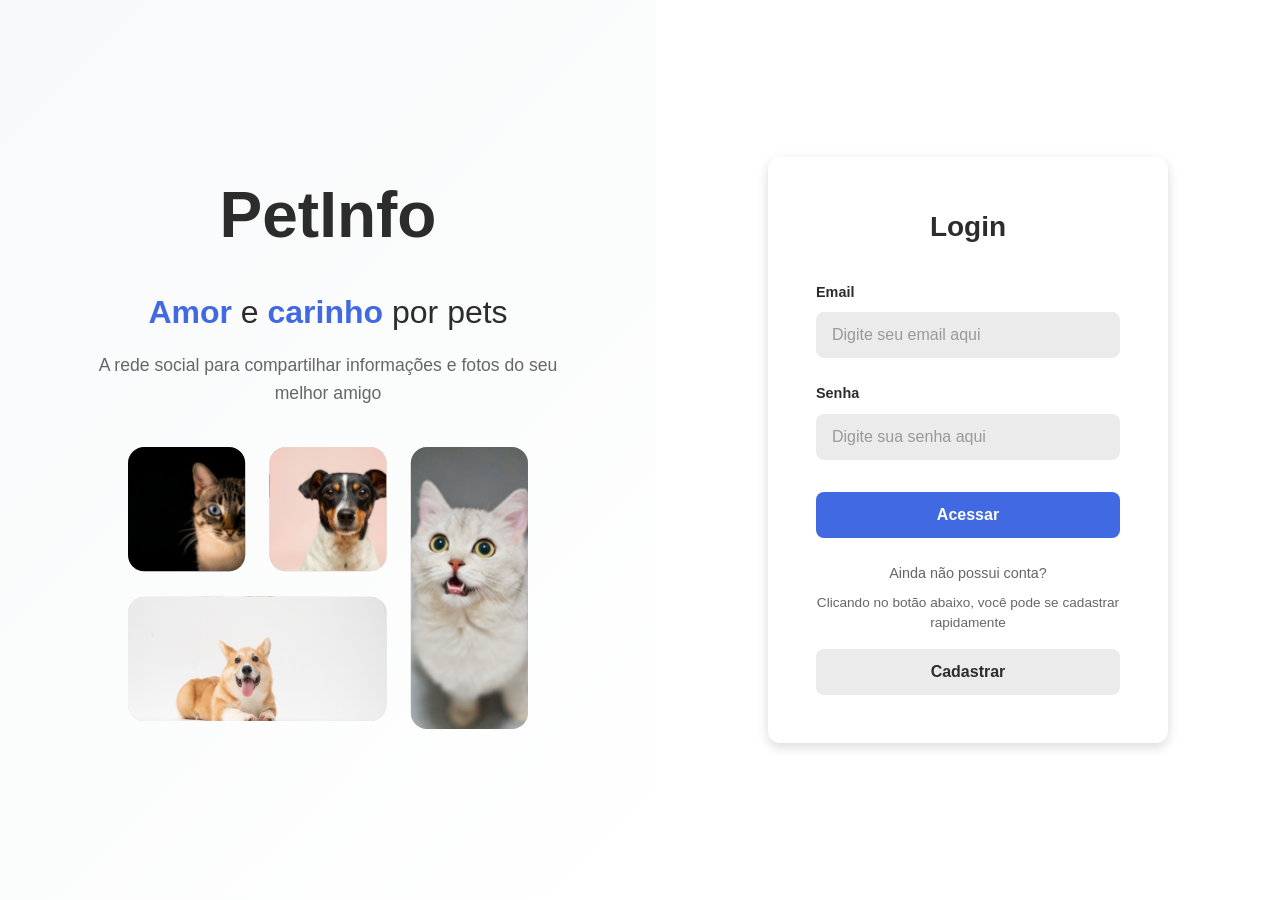
<file: index.html>
<!DOCTYPE html>
<html lang="pt-BR">
  <head>
    <meta charset="UTF-8" />
    <meta name="viewport" content="width=device-width, initial-scale=1.0" />
    <title>Login - Petinfo</title>
    <link rel="stylesheet" href="styles.css" />
  </head>
  <body>
    <div id="toast-container" class="toast-container"></div>

    <main class="auth-page-split">
      <div class="auth-branding">
        <div class="auth-branding-content">
          <h1 class="brand-title">PetInfo</h1>
          <h2 class="tagline">
            <span class="highlight">Amor</span> e <span class="highlight">carinho</span> por pets
          </h2>
          <p class="description">
            A rede social para compartilhar informações e fotos do seu melhor amigo
          </p>
          <div class="auth-illustration">
            <img src="public/img-login.svg" alt="Ilustração de pets" class="auth-svg" />
          </div>
        </div>
      </div>

      <div class="auth-forms">
        <div class="auth-container" id="authContainer">
          <div id="loginForm">
            <h1 class="auth-title">Login</h1>
            <form onsubmit="handleLogin(event)" novalidate>
              <div class="form-group">
                <label for="loginEmail" class="form-label">Email</label>
                <input
                  type="email"
                  id="loginEmail"
                  class="form-input"
                  placeholder="Digite seu email aqui"
                  required
                  autocomplete="email"
                  aria-required="true"
                />
              </div>

              <div class="form-group">
                <label for="loginPassword" class="form-label">Senha</label>
                <input
                  type="password"
                  id="loginPassword"
                  class="form-input"
                  placeholder="Digite sua senha aqui"
                  required
                  autocomplete="current-password"
                  aria-required="true"
                />
              </div>

              <div class="form-actions">
                <button type="submit" class="btn btn-primary">Acessar</button>
              </div>
            </form>

            <div class="auth-switch">
              <p class="auth-switch-text">Ainda não possui conta?</p>
              <p class="auth-switch-description">
                Clicando no botão abaixo, você pode se cadastrar rapidamente
              </p>
              <button class="btn btn-secondary" onclick="showRegisterForm()">Cadastrar</button>
            </div>
          </div>

          <div id="registerForm" style="display: none">
            <h1 class="auth-title">Cadastro</h1>
            <form onsubmit="handleRegister(event)" novalidate>
              <div class="form-group">
                <label for="username" class="form-label">Usuário</label>
                <input
                  type="text"
                  id="username"
                  class="form-input"
                  placeholder="Digite seu username aqui"
                  required
                  autocomplete="username"
                  aria-required="true"
                />
              </div>

              <div class="form-group">
                <label for="registerEmail" class="form-label">Email</label>
                <input
                  type="email"
                  id="registerEmail"
                  class="form-input"
                  placeholder="Digite seu email aqui"
                  required
                  autocomplete="email"
                  aria-required="true"
                />
              </div>

              <div class="form-group">
                <label for="profilePhoto" class="form-label"
                  >Link da foto de perfil (Opcional)</label
                >
                <input
                  type="text"
                  id="profilePhoto"
                  class="form-input"
                  placeholder="Cole o link (URL) da imagem aqui"
                  aria-label="Link da foto de perfil"
                />
                <small
                  style="
                    color: var(--text-gray);
                    font-size: 0.85rem;
                    display: block;
                    margin-top: 0.25rem;
                  "
                  >Se deixar em branco, usará o avatar padrão.</small
                >
              </div>
              <div class="form-group">
                <label for="registerPassword" class="form-label">Senha</label>
                <input
                  type="password"
                  id="registerPassword"
                  class="form-input"
                  placeholder="Digite sua senha aqui"
                  required
                  autocomplete="new-password"
                  aria-required="true"
                  minlength="6"
                />
                <small
                  style="
                    color: var(--text-gray);
                    font-size: 0.85rem;
                    display: block;
                    margin-top: 0.25rem;
                  "
                  >Mínimo de 6 caracteres</small
                >
              </div>

              <div class="form-actions">
                <button type="submit" class="btn btn-primary">Cadastrar</button>
              </div>
            </form>

            <div class="auth-switch">
              <p class="auth-switch-text">Já possui uma conta?</p>
              <button class="btn btn-secondary" onclick="showLoginForm()">
                Voltar para o login
              </button>
            </div>
          </div>
        </div>
      </div>
    </main>

    <script src="app.js"></script>
    <script>
      document.addEventListener("DOMContentLoaded", () => {
        const shouldRegister = getUrlParameter("register");
        if (shouldRegister === "true") showRegisterForm();
      });

      function showRegisterForm() {
        document.getElementById("loginForm").style.display = "none";
        document.getElementById("registerForm").style.display = "block";
        const url = new URL(window.location);
        url.searchParams.set("register", "true");
        window.history.pushState({}, "", url);
      }

      function showLoginForm() {
        document.getElementById("registerForm").style.display = "none";
        document.getElementById("loginForm").style.display = "block";
        const url = new URL(window.location);
        url.searchParams.delete("register");
        window.history.pushState({}, "", url);
      }
    </script>
  </body>
</html>
</file>
<file: styles.css>
* {
  margin: 0;
  padding: 0;
  box-sizing: border-box;
}

:root {
  --primary-color: #4169e1;
  --primary-hover: #3557c5;
  --text-dark: #2c2c2c;
  --text-gray: #666666;
  --bg-light: #f5f5ff;
  --bg-input: #ebebeb;
  --white: #ffffff;
  --border-radius: 8px;
  --shadow: 0 2px 8px rgba(0, 0, 0, 0.1);
  --shadow-hover: 0 4px 12px rgba(0, 0, 0, 0.15);
}

body {
  font-family: -apple-system, BlinkMacSystemFont, "Segoe UI", Roboto, Oxygen, Ubuntu, Cantarell, sans-serif;
  color: var(--text-dark);
  background-color: var(--white);
  line-height: 1.6;
  min-height: 100vh;
}

/* Landing Page Styles */
.landing-page {
  min-height: 100vh;
  display: flex;
  align-items: center;
  justify-content: center;
  padding: 2rem 1rem;
  background: linear-gradient(135deg, #f8f9fa 0%, #ffffff 100%);
}

.landing-container {
  max-width: 600px;
  width: 100%;
}

.landing-content {
  text-align: center;
}

.brand-title {
  font-size: 3rem;
  font-weight: 700;
  color: var(--text-dark);
  margin-bottom: 1.5rem;
}

.tagline {
  font-size: 1.5rem;
  font-weight: 400;
  color: var(--text-dark);
  margin-bottom: 1rem;
  line-height: 1.4;
}

.tagline .highlight {
  color: var(--primary-color);
  font-weight: 600;
}

.description {
  font-size: 1rem;
  color: var(--text-gray);
  margin-bottom: 2.5rem;
}

.pet-gallery {
  display: grid;
  grid-template-columns: repeat(2, 1fr);
  gap: 1rem;
  margin-bottom: 2.5rem;
  max-width: 400px;
  margin-left: auto;
  margin-right: auto;
}

.pet-image {
  border-radius: var(--border-radius);
  overflow: hidden;
  aspect-ratio: 1;
  box-shadow: var(--shadow);
  transition: transform 0.3s ease, box-shadow 0.3s ease;
}

.pet-image:hover {
  transform: translateY(-4px);
  box-shadow: var(--shadow-hover);
}

.pet-image img {
  width: 100%;
  height: 100%;
  object-fit: cover;
  display: block;
}

.pet-image-3 {
  grid-column: span 2;
}

.cta-buttons {
  display: flex;
  flex-direction: column;
  gap: 1rem;
  max-width: 300px;
  margin: 0 auto;
}

/* Button Styles */
.btn {
  padding: 0.875rem 2rem;
  font-size: 1rem;
  font-weight: 600;
  border: none;
  border-radius: var(--border-radius);
  cursor: pointer;
  transition: all 0.3s ease;
  width: 100%;
  text-align: center;
}

.btn:focus {
  outline: 2px solid var(--primary-color);
  outline-offset: 2px;
}

.btn-primary {
  background-color: var(--primary-color);
  color: var(--white);
}

.btn-primary:hover {
  background-color: var(--primary-hover);
  transform: translateY(-2px);
  box-shadow: var(--shadow-hover);
}

.btn-secondary {
  background-color: var(--bg-input);
  color: var(--text-dark);
}

.btn-secondary:hover {
  background-color: #dcdcdc;
  transform: translateY(-2px);
  box-shadow: var(--shadow);
}

/* Added split layout for login page with side-by-side design */
.auth-page-split {
  min-height: 100vh;
  display: flex;
  background-color: var(--white);
}

.auth-branding {
  flex: 1;
  display: flex;
  align-items: center;
  justify-content: center;
  padding: 3rem 2rem;
  background: linear-gradient(135deg, #f8f9fa 0%, #ffffff 100%);
}

.auth-branding-content {
  max-width: 500px;
  text-align: center;
}

.auth-illustration {
  margin-top: 2rem;
  max-width: 100%;
}

.auth-svg {
  width: 100%;
  max-width: 400px;
  height: auto;
}

.auth-forms {
  flex: 1;
  display: flex;
  align-items: center;
  justify-content: center;
  padding: 2rem 1rem;
  background-color: var(--white);
}

/* Form Styles */
.auth-page {
  min-height: 100vh;
  display: flex;
  align-items: center;
  justify-content: center;
  padding: 2rem 1rem;
  background: linear-gradient(135deg, #f8f9fa 0%, #ffffff 100%);
}

.auth-container {
  background: var(--white);
  padding: 2.5rem;
  border-radius: 12px;
  box-shadow: var(--shadow-hover);
  max-width: 400px;
  width: 100%;
}

.auth-title {
  font-size: 1.75rem;
  font-weight: 600;
  text-align: center;
  margin-bottom: 2rem;
  color: var(--text-dark);
}

.form-group {
  margin-bottom: 1.5rem;
}

.form-label {
  display: block;
  font-size: 0.9rem;
  font-weight: 600;
  color: var(--text-dark);
  margin-bottom: 0.5rem;
}

.form-input {
  width: 100%;
  padding: 0.875rem 1rem;
  font-size: 1rem;
  border: none;
  border-radius: var(--border-radius);
  background-color: var(--bg-input);
  color: var(--text-dark);
  transition: background-color 0.3s ease;
}

.form-input:focus {
  outline: 2px solid var(--primary-color);
  outline-offset: 2px;
  background-color: #e5e5e5;
}

.form-input::placeholder {
  color: #999999;
}

.form-actions {
  display: flex;
  flex-direction: column;
  gap: 1rem;
  margin-top: 2rem;
}

.auth-switch {
  text-align: center;
  margin-top: 1.5rem;
}

.auth-switch-text {
  font-size: 0.9rem;
  color: var(--text-gray);
  margin-bottom: 0.5rem;
}

.auth-switch-description {
  font-size: 0.85rem;
  color: var(--text-gray);
  margin-bottom: 1rem;
  line-height: 1.5;
}

/* Feed Styles */
.feed-page {
  min-height: 100vh;
  background-color: var(--bg-light);
}

.feed-header {
  background-color: var(--white);
  padding: 1rem;
  box-shadow: var(--shadow);
  position: sticky;
  top: 0;
  z-index: 100;
}

.feed-header-content {
  display: flex;
  justify-content: space-between;
  align-items: center;
  padding: 0 2rem;
}

.feed-brand {
  font-size: 1.5rem;
  font-weight: 700;
  color: var(--primary-color);
}

.feed-user {
  display: flex;
  align-items: center;
  gap: 0.75rem;
}

.feed-avatar {
  width: 40px;
  height: 40px;
  border-radius: 50%;
  object-fit: cover;
  border: 2px solid var(--primary-color);
}

.feed-username {
  font-weight: 600;
  color: var(--text-dark);
}

/* Updated logout button with icon and better spacing */
.logout-btn {
  display: flex;
  align-items: center;
  gap: 0.5rem;
  background-color: var(--bg-input);
  border: none;
  color: var(--text-dark);
  cursor: pointer;
  padding: 0.625rem 1rem;
  font-size: 0.9rem;
  font-weight: 600;
  border-radius: var(--border-radius);
  transition: all 0.2s ease;
  margin-left: 1rem;
}

.logout-btn:hover {
  background-color: #dcdcdc;
  color: var(--primary-color);
}

.logout-btn svg {
  width: 18px;
  height: 18px;
}

.feed-container {
  max-width: 600px;
  margin: 0 auto;
  padding: 1.5rem 1rem;
}

.create-post-card {
  background-color: var(--white);
  padding: 1.5rem;
  border-radius: var(--border-radius);
  box-shadow: var(--shadow);
  margin-bottom: 1.5rem;
}

.create-post-title {
  font-size: 1.1rem;
  font-weight: 600;
  margin-bottom: 1rem;
  color: var(--text-dark);
}

.post-textarea {
  width: 100%;
  min-height: 100px;
  padding: 0.875rem;
  font-size: 1rem;
  border: 1px solid #dcdcdc;
  border-radius: var(--border-radius);
  background-color: var(--bg-light);
  color: var(--text-dark);
  resize: vertical;
  font-family: inherit;
  line-height: 1.5;
}

.post-textarea:focus {
  outline: 2px solid var(--primary-color);
  outline-offset: 2px;
  background-color: var(--white);
}

.post-actions {
  display: flex;
  gap: 0.75rem;
  margin-top: 1rem;
}

.btn-post {
  flex: 1;
  padding: 0.75rem;
  font-size: 0.95rem;
}
/* Em styles.css */

.post-delete-btn {
  background: none;
  border: none;
  outline: none;
  cursor: pointer;
  color: var(--text-gray);
  padding: 0.25rem;
  border-radius: 50%;
  display: flex;
  align-items: center;
  justify-content: center;
}

.post-delete-btn:hover {
  color: #ef4444;
  background-color: #fee;
}

.feed-posts {
  display: flex;
  flex-direction: column;
  gap: 1.5rem;
}

/* Updated post card styles */
.post-card {
  background-color: var(--white);
  border-radius: var(--border-radius);
  box-shadow: var(--shadow);
  overflow: hidden;
  padding: 1rem;
}

.post-header {
  display: flex;
  align-items: center;
  gap: 0.75rem;
  margin-bottom: 1rem;
}

.post-avatar {
  width: 48px;
  height: 48px;
  border-radius: 50%;
  object-fit: cover;
  border: 2px solid var(--primary-color);
}

.post-user-info {
  flex: 1;
}

.post-username {
  font-weight: 600;
  color: var(--text-dark);
  display: block;
  font-size: 0.95rem;
}

.post-date {
  font-size: 0.85rem;
  color: var(--text-gray);
}

.post-text {
  color: var(--text-dark);
  line-height: 1.6;
  margin-bottom: 1rem;
  white-space: pre-wrap;
  word-wrap: break-word;
}

.post-image {
  width: 100%;
  max-height: 500px;
  object-fit: cover;
  border-radius: var(--border-radius);
  margin-bottom: 1rem;
}

/* Enhanced post action buttons with better icon styling */
.post-actions {
  display: flex;
  gap: 0.5rem;
  padding-top: 0.75rem;
  border-top: 1px solid var(--bg-light);
}

/* --- MODIFICAÇÃO AQUI --- */
.post-action-btn {
  display: flex;
  align-items: center;
  gap: 0.5rem;
  background: none;
  border: none;
  color: #333; /* Cor padrão escura, como na imagem */
  cursor: pointer;
  padding: 0.5rem 0.75rem;
  border-radius: var(--border-radius);
  transition: all 0.2s ease;
  font-size: 0.9rem;
  font-weight: 500;
}

.post-action-btn:hover {
  color: var(--primary-color);
  background-color: rgba(65, 105, 225, 0.08);
}

/* --- MODIFICAÇÃO AQUI --- */
.post-action-btn svg {
  width: 22px;
  height: 22px;
  fill: currentColor; /* PREENCHE o ícone com a cor do botão */
  /* stroke-width: 2; FOI REMOVIDO */
}

/* --- REGRAS NOVAS E MODIFICADAS ABAIXO --- */

/* Regra antiga .post-action-btn.active removida */

/* Cor especial para o botão de LIKE ativo (vermelho) */
.post-action-btn[onclick*="toggleLike"].active {
  color: #e74c3c;
}

/* Cor para os OUTROS botões ativos (azul) */
.post-action-btn[onclick*="toggleComments"].active,
.post-action-btn[onclick*="toggleRepost"].active,
.post-action-btn[onclick*="toggleBookmark"].active {
  color: var(--primary-color);
}

/* Regra antiga .post-action-btn.active svg removida (agora é desnecessária) */

/* --- FIM DAS MODIFICAÇÕES --- */

/* Comments section styles */
.post-comments {
  margin-top: 1rem;
  padding-top: 1rem;
  border-top: 1px solid var(--bg-light);
}

.comments-list {
  margin-bottom: 1rem;
}

.comment {
  padding: 0.75rem;
  background-color: var(--bg-light);
  border-radius: var(--border-radius);
  margin-bottom: 0.5rem;
  font-size: 0.9rem;
}

.comment strong {
  color: var(--text-dark);
  margin-right: 0.5rem;
}

.comment-form {
  display: flex;
  gap: 0.5rem;
}

.comment-input {
  flex: 1;
  padding: 0.75rem;
  border: 1px solid #dcdcdc;
  border-radius: var(--border-radius);
  font-size: 0.9rem;
  background-color: var(--bg-light);
}

.comment-input:focus {
  outline: 2px solid var(--primary-color);
  outline-offset: 2px;
  background-color: var(--white);
}

.btn-comment {
  padding: 0.75rem 1.5rem;
  background-color: var(--primary-color);
  color: var(--white);
  border: none;
  border-radius: var(--border-radius);
  cursor: pointer;
  font-weight: 600;
  transition: background-color 0.2s ease;
}

.btn-comment:hover {
  background-color: var(--primary-hover);
}

.no-posts {
  text-align: center;
  padding: 3rem 1rem;
  color: var(--text-gray);
  font-size: 1.1rem;
}

/* Added toast notification styles */
.toast-container {
  position: fixed;
  top: 20px;
  right: 20px;
  z-index: 9999;
  display: flex;
  flex-direction: column;
  gap: 10px;
}

.toast {
  background-color: var(--text-dark);
  color: var(--white);
  padding: 1rem 1.5rem;
  border-radius: var(--border-radius);
  box-shadow: 0 4px 12px rgba(0, 0, 0, 0.3);
  min-width: 250px;
  max-width: 400px;
  opacity: 0;
  transform: translateX(400px);
  transition: all 0.3s ease;
  font-size: 0.9rem;
  font-weight: 500;
}

.toast.show {
  opacity: 1;
  transform: translateX(0);
}

.toast-success {
  background-color: #10b981;
}

.toast-error {
  background-color: #ef4444;
}

.toast-info {
  background-color: var(--primary-color);
}

/* Added two-column layout for feed with suggestions sidebar */
.feed-main-layout {
  display: flex;
  gap: 2rem;
  max-width: 1200px;
  margin: 0 auto;
  padding: 1.5rem 1rem;
}

.feed-container {
  flex: 1;
  max-width: 600px;
  margin: 0;
  padding: 0;
}

/* Suggestions sidebar styles */
/* Increased spacing for suggestions sidebar */
.suggestions-sidebar {
  width: 420px; /* <-- ESTA É A LINHA ALTERADA (de 380px) */
  flex-shrink: 0;
  margin-left: 2rem;
}

.suggestions-card {
  background-color: var(--white);
  border-radius: var(--border-radius);
  box-shadow: var(--shadow);
  padding: 1.5rem;
  margin-bottom: 1.5rem;
  position: sticky;
  top: 80px;
}

.suggestions-title {
  font-size: 1.1rem;
  font-weight: 600;
  color: var(--text-dark);
  margin-bottom: 1.25rem;
  padding-bottom: 0.75rem;
  border-bottom: 2px solid var(--bg-light);
}

.suggestion-item {
  display: flex;
  align-items: center;
  gap: 0.75rem;
  padding: 0.75rem 0;
  border-bottom: 1px solid var(--bg-light);
}

.suggestion-item:last-child {
  border-bottom: none;
}

.suggestion-avatar {
  width: 48px;
  height: 48px;
  border-radius: 50%;
  object-fit: cover;
  flex-shrink: 0;
}

.suggestion-info {
  flex: 1;
  min-width: 0;
}

.suggestion-username {
  display: block;
  font-weight: 600;
  color: var(--text-dark);
  font-size: 0.9rem;
  margin-bottom: 0.25rem;
}

.suggestion-bio {
  display: block;
  font-size: 0.8rem;
  color: var(--text-gray);
  white-space: nowrap;
  overflow: hidden;
  text-overflow: ellipsis;
}

/* Updated follow button with following state */
.btn-follow {
  padding: 0.5rem 1rem;
  background-color: var(--primary-color);
  color: var(--white);
  border: none;
  border-radius: var(--border-radius);
  font-size: 0.85rem;
  font-weight: 600;
  cursor: pointer;
  transition: all 0.2s ease;
  flex-shrink: 0;
}

.btn-follow:hover {
  background-color: var(--primary-hover);
}

.btn-follow.following {
  background-color: #dcdcdc;
  color: var(--text-dark);
  border: 1px solid #dcdcdc;
}

.btn-follow.following:hover {
  background-color: var(--text-dark);
  color: var(--white);
  border-color: var(--black);
}

/* Sample posts in sidebar */
.sample-posts-card {
  max-height: 600px;
  overflow-y: auto;
}

.sample-post {
  padding: 1rem 0;
  border-bottom: 1px solid var(--bg-light);
}

.sample-post:last-child {
  border-bottom: none;
}

.sample-post-header {
  display: flex;
  align-items: center;
  gap: 0.5rem;
  margin-bottom: 0.75rem;
}

.sample-post-avatar {
  width: 32px;
  height: 32px;
  border-radius: 50%;
  object-fit: cover;
}

.sample-post-username {
  font-weight: 600;
  font-size: 0.85rem;
  color: var(--text-dark);
  display: block;
}

.sample-post-time {
  font-size: 0.75rem;
  color: var(--text-gray);
  display: block;
}

.sample-post-text {
  font-size: 0.85rem;
  color: var(--text-dark);
  margin-bottom: 0.75rem;
  line-height: 1.5;
}

.sample-post-image {
  width: 100%;
  border-radius: var(--border-radius);
  margin-bottom: 0.75rem;
}

.sample-post-stats {
  display: flex;
  gap: 1rem;
  font-size: 0.8rem;
  color: var(--text-gray);
}

/* Em styles.css */

/* --- Estilos do Modal de Exclusão --- */
.modal-overlay {
  position: fixed;
  top: 0;
  left: 0;
  width: 100%;
  height: 100%;
  background: rgba(0, 0, 0, 0.6);
  display: flex;
  align-items: center;
  justify-content: center;
  z-index: 1000;
  opacity: 0;
  transition: opacity 0.2s ease;
}

/* Estilo para mostrar o modal */
.modal-overlay.show {
  opacity: 1;
}

.modal-content {
  background: var(--white);
  padding: 2rem;
  border-radius: var(--border-radius);
  box-shadow: var(--shadow-hover);
  max-width: 400px;
  width: 90%;
  text-align: center;
  transform: scale(0.95);
  transition: transform 0.2s ease;
}

.modal-overlay.show .modal-content {
  transform: scale(1);
}

.modal-content h3 {
  font-size: 1.25rem;
  margin-bottom: 1rem;
  color: var(--text-dark);
}

.modal-content p {
  font-size: 0.95rem;
  color: var(--text-gray);
  margin-bottom: 2rem;
}

.modal-actions {
  display: flex;
  gap: 1rem;
}

/* Novo estilo de botão para perigo */
.btn-danger {
  background-color: #ef4444; /* Vermelho */
  color: var(--white);
}

.btn-danger:hover {
  background-color: #dc2626; /* Vermelho escuro */
}

/* Responsive Design */
@media (min-width: 768px) {
  .brand-title {
    font-size: 4rem;
  }

  .tagline {
    font-size: 2rem;
  }

  .description {
    font-size: 1.1rem;
  }

  .pet-gallery {
    max-width: 500px;
    gap: 1.5rem;
  }

  .cta-buttons {
    flex-direction: row;
    max-width: 100%;
  }

  .auth-container {
    padding: 3rem;
  }

  .post-actions {
    justify-content: flex-start;
  }

  .btn-post {
    flex: 0 0 auto;
    min-width: 150px;
  }
}

/* Added responsive behavior for sidebar - hide on mobile */
@media (max-width: 1024px) {
  .suggestions-sidebar {
    width: 100%;
    margin-left: 0;
  }

  .feed-main-layout {
    justify-content: center;
    flex-direction: column;
  }

  .feed-container {
    max-width: 600px;
    width: 100%;
  }
}

@media (max-width: 480px) {
  .brand-title {
    font-size: 2.5rem;
  }

  .tagline {
    font-size: 1.25rem;
  }

  .pet-gallery {
    gap: 0.75rem;
  }

  .auth-container {
    padding: 2rem 1.5rem;
  }

  .feed-header-content {
    flex-wrap: wrap;
  }

  .feed-username {
    display: none;
  }

  .post-actions {
    gap: 1rem;
  }

  .post-action-btn {
    font-size: 0.85rem;
    padding: 0.4rem;
  }

  /* Mobile responsive adjustments for toast */
  .toast-container {
    right: 10px;
    left: 10px;
    top: 10px;
  }

  .toast {
    min-width: auto;
    width: 100%;
  }

  .logout-btn span {
    display: none;
  }

  .logout-btn {
    padding: 0.625rem;
    margin-left: 0.5rem;
  }
}

/* --- Estilos para Comentários Fixados --- */

.comment {
  display: flex;
  justify-content: space-between;
  align-items: flex-start;
  gap: 0.75rem;
  padding: 0.75rem;
}

.comment div:first-child {
  flex: 1;
  word-break: break-word;
}

.comment-actions {
  display: flex;
  align-items: center;
  gap: 0.5rem;
  flex-shrink: 0;
}

.comment-pin-btn {
  background: none;
  border: none;
  cursor: pointer;
  color: var(--text-gray);
  padding: 0.25rem;
  border-radius: 50%;
  display: flex;
  align-items: center;
  justify-content: center;
  opacity: 0;
}

.comment:hover .comment-pin-btn {
  opacity: 0.7;
}

.comment-pin-btn:hover {
  opacity: 1;
  color: var(--primary-color);
  background-color: var(--bg-light);
}

.pinned-comment {
  background-color: #f5f8ff;
  border: 1px solid #dbe6ff;
  border-radius: var(--border-radius);
}

.pinned-badge {
  display: flex;
  align-items: center;
  gap: 0.25rem;
  font-size: 0.8rem;
  font-weight: 600;
  color: var(--primary-color);
}

.pinned-badge svg {
  margin-right: 2px;
}

.pinned-comment .comment-pin-btn {
  opacity: 0.7;
  color: var(--primary-color);
}

.pinned-comment .comment-pin-btn:hover {
  color: #ef4444;
  opacity: 1;
}
</file>
